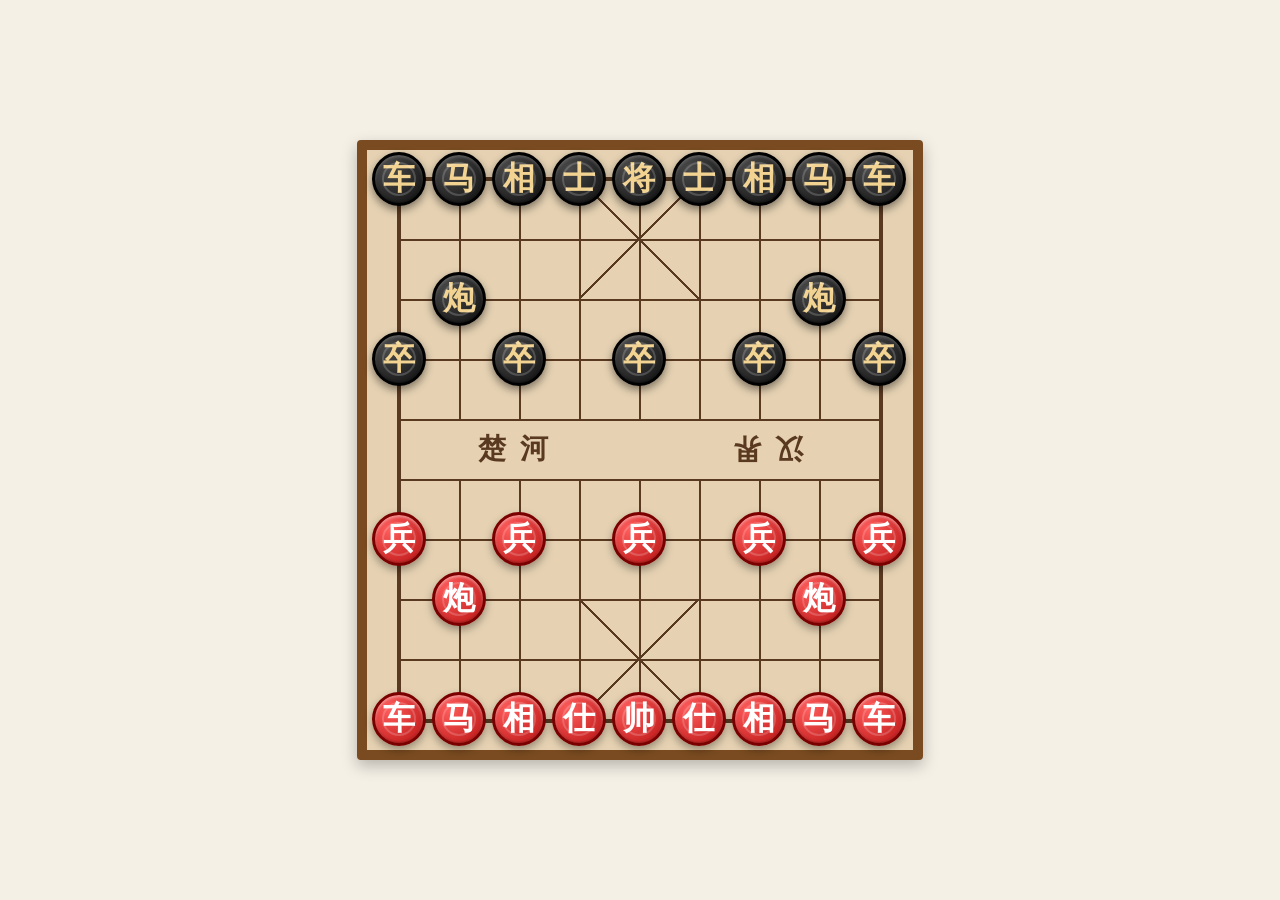
<file: index.html>
<!DOCTYPE html>
<html lang="zh-CN">
<head>
    <meta charset="UTF-8">
    <meta name="viewport" content="width=device-width, initial-scale=1.0">
    <title>中国象棋</title>
    <link rel="stylesheet" href="./style.css">
</head>
<body>
    <div class="board-wrapper">
        <div class="chess-board" id="chessBoard">
            <!-- 棋盘线 -->
            <div class="board-line v-line full" style="left:0"></div>
            <div class="board-line v-line full" style="left:480px"></div>
            <div class="board-line v-line" style="left:60px"></div>
            <div class="board-line v-line" style="left:120px"></div>
            <div class="board-line v-line" style="left:180px"></div>
            <div class="board-line v-line" style="left:240px"></div>
            <div class="board-line v-line" style="left:300px"></div>
            <div class="board-line v-line" style="left:360px"></div>
            <div class="board-line v-line" style="left:420px"></div>
            <div class="board-line v-line bottom" style="left:60px"></div>
            <div class="board-line v-line bottom" style="left:120px"></div>
            <div class="board-line v-line bottom" style="left:180px"></div>
            <div class="board-line v-line bottom" style="left:240px"></div>
            <div class="board-line v-line bottom" style="left:300px"></div>
            <div class="board-line v-line bottom" style="left:360px"></div>
            <div class="board-line v-line bottom" style="left:420px"></div>
            
            <div class="board-line h-line" style="top:0"></div>
            <div class="board-line h-line" style="top:60px"></div>
            <div class="board-line h-line" style="top:120px"></div>
            <div class="board-line h-line" style="top:180px"></div>
            <div class="board-line h-line" style="top:240px"></div>
            <div class="board-line h-line" style="top:300px"></div>
            <div class="board-line h-line" style="top:360px"></div>
            <div class="board-line h-line" style="top:420px"></div>
            <div class="board-line h-line" style="top:480px"></div>
            <div class="board-line h-line" style="top:540px"></div>
            
            <div class="palace palace-top"></div>
            <div class="palace palace-bottom"></div>
            <div class="river"><span>楚河</span><span>汉界</span></div>
            
            <!-- 棋子容器，js动态渲染 -->
            <div id="pieceContainer"></div>
        </div>
    </div>

    <script src="./boardData.js"></script>
    <script src="./rule.js"></script>
    <script src="./render.js"></script>
    <script src="./event.js"></script>
    <script src="./winModal.js"></script>
</body>
</html>
</file>
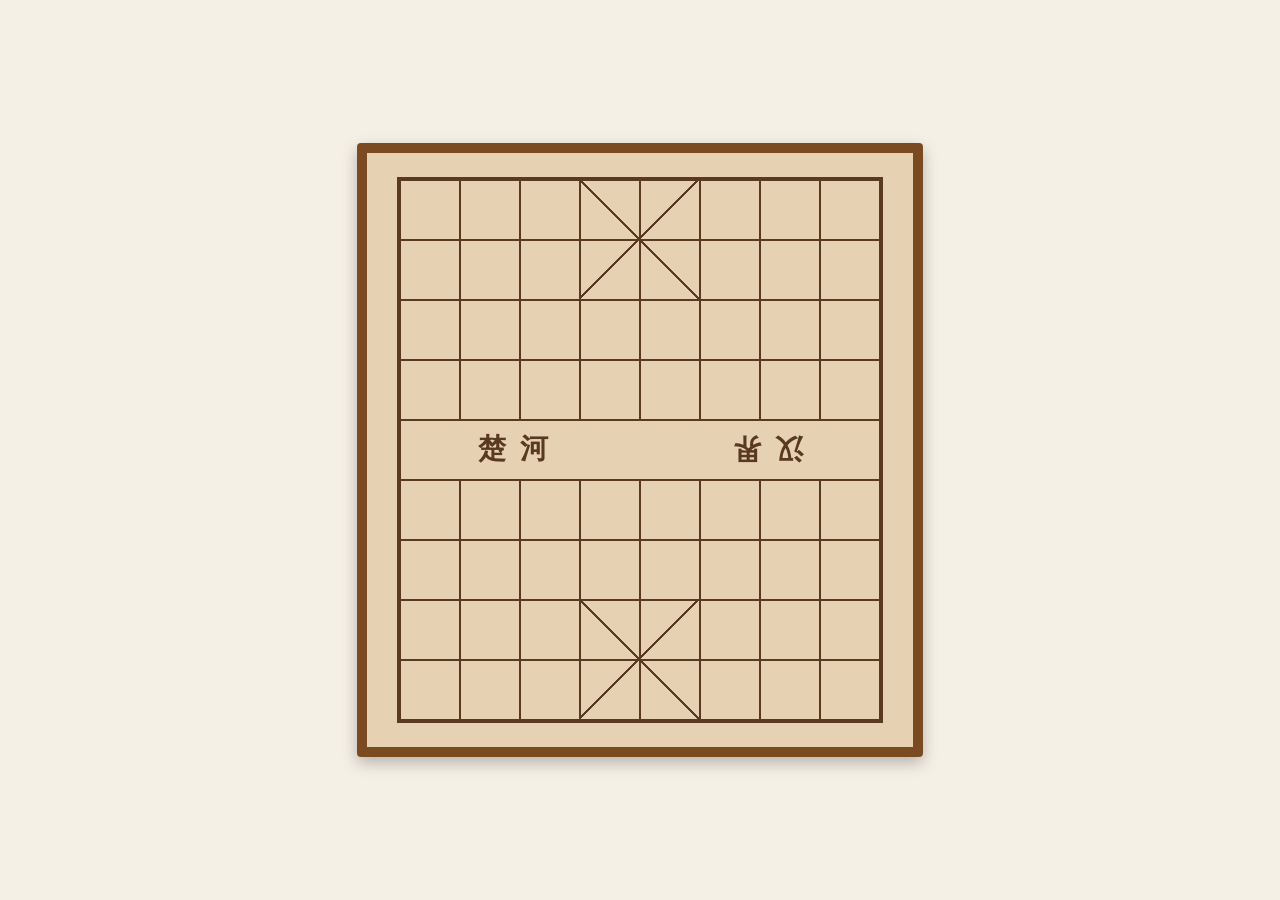
<file: chess_board.html>
<!DOCTYPE html><html lang="zh-CN"><head>
<meta charset="UTF-8"><meta name="viewport" content="width=device-width,initial-scale=1.0">
<title>标准中国象棋棋盘</title>
<style>
*{margin:0;padding:0;box-sizing:border-box}
body{min-height:100vh;display:flex;justify-content:center;align-items:center;background:#f5f0e6}
/* 落子坐标：x=col*60,y=row*60 col0-8 row0-9 */
.board-wrapper{border:10px solid #7a4b20;border-radius:4px;padding:24px 30px;background:#e6d2b3;box-shadow:0 6px 15px rgba(0,0,0,0.25)}
.chess-board{width:486px;height:546px;position:relative;background:linear-gradient(to right,rgba(230,210,179,0.95),rgba(230,210,179,0.95)),repeating-linear-gradient(to bottom,#e0ccac 0,#e0ccac 1px,transparent 1px,transparent 8px);background-size:100% 100%,100% 8px;border:2px solid #5a3921}
.board-line{position:absolute;background:#5a3921}
.v-line{width:2px;top:0;height:240px}
.v-line.bottom{top:300px}
.v-line.full{height:100%}
.h-line{left:0;width:100%;height:2px}
.river{position:absolute;top:240px;left:0;right:0;height:60px;display:flex;justify-content:space-around;align-items:center;font-family:"楷体",serif;font-size:28px;font-weight:bold;color:#5a3921;letter-spacing:14px}
.river span:last-child{transform:rotate(180deg)}
/* 九宫：linear-gradient 画完整米字 */
.palace{position:absolute;width:120px;height:120px;background:linear-gradient(-45deg,transparent calc(50% - 1px),#5a3921 calc(50% - 1px),#5a3921 calc(50% + 1px),transparent calc(50% + 1px)),linear-gradient(45deg,transparent calc(50% - 1px),#5a3921 calc(50% - 1px),#5a3921 calc(50% + 1px),transparent calc(50% + 1px))}
.palace-top{top:0;left:180px}
.palace-bottom{top:420px;left:180px}
</style></head><body>
<div class="board-wrapper"><div class="chess-board">
<div class="board-line v-line full" style="left:0"></div><div class="board-line v-line full" style="left:480px"></div>
<div class="board-line v-line" style="left:60px"></div><div class="board-line v-line" style="left:120px"></div><div class="board-line v-line" style="left:180px"></div><div class="board-line v-line" style="left:240px"></div><div class="board-line v-line" style="left:300px"></div><div class="board-line v-line" style="left:360px"></div><div class="board-line v-line" style="left:420px"></div>
<div class="board-line v-line bottom" style="left:60px"></div><div class="board-line v-line bottom" style="left:120px"></div><div class="board-line v-line bottom" style="left:180px"></div><div class="board-line v-line bottom" style="left:240px"></div><div class="board-line v-line bottom" style="left:300px"></div><div class="board-line v-line bottom" style="left:360px"></div><div class="board-line v-line bottom" style="left:420px"></div>
<div class="board-line h-line" style="top:0"></div><div class="board-line h-line" style="top:60px"></div><div class="board-line h-line" style="top:120px"></div><div class="board-line h-line" style="top:180px"></div><div class="board-line h-line" style="top:240px"></div><div class="board-line h-line" style="top:300px"></div><div class="board-line h-line" style="top:360px"></div><div class="board-line h-line" style="top:420px"></div><div class="board-line h-line" style="top:480px"></div><div class="board-line h-line" style="top:540px"></div>
<div class="palace palace-top"></div><div class="palace palace-bottom"></div>
<div class="river"><span>楚河</span><span>汉界</span></div>
</div></div></body></html>
</file>
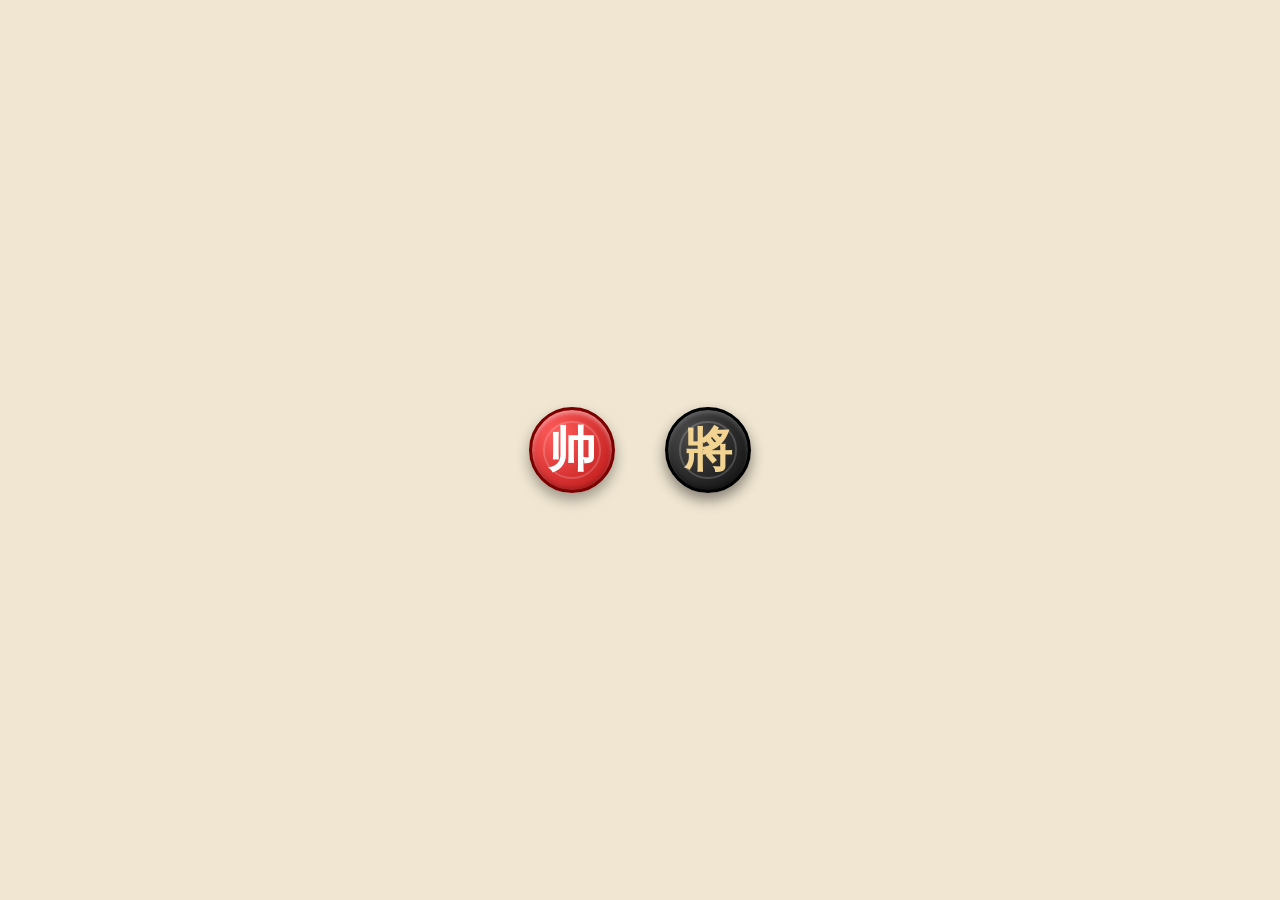
<file: chess_piece.html>
<!DOCTYPE html>
<html lang="zh-CN">
<head>
    <meta charset="UTF-8">
    <meta name="viewport" content="width=device-width, initial-scale=1.0">
    <title>立体象棋棋子示例</title>
    <style>
        body {
            display: flex;
            justify-content: center;
            align-items: center;
            min-height: 100vh;
            background-color: #f0e6d2; /* 仿实木棋盘背景色 */
            margin: 0;
            gap: 50px;
        }

        /* 棋子通用样式 */
        .chess-piece {
            width: 80px;
            height: 80px;
            border-radius: 50%;
            display: flex;
            justify-content: center;
            align-items: center;
            font-size: 48px;
            font-weight: bold;
            font-family: "楷体", "KaiTi", "STKaiti", serif;
            cursor: pointer;
            transition: all 0.2s ease;
            position: relative;
            user-select: none;
        }

        /* 红方棋子样式 */
        .chess-piece.red {
            /* 径向渐变模拟凸起的立体效果，左上角偏亮模拟光源 */
            background: radial-gradient(circle at 30% 30%, #ff5c5c, #b81212);
            border: 3px solid #7a0000;
            color: #ffffff;
            /* 多层阴影：外阴影模拟投影，内阴影模拟顶部反光和底部凹陷 */
            box-shadow: 
                0 7px 14px rgba(0,0,0,0.35),
                inset 0 3px 4px rgba(255,255,255,0.45),
                inset 0 -2px 4px rgba(0,0,0,0.25);
        }

        /* 黑方棋子样式 */
        .chess-piece.black {
            background: radial-gradient(circle at 30% 30%, #4a4a4a, #0d0d0d);
            border: 3px solid #000000;
            color: #f2d391;
            box-shadow: 
                0 7px 14px rgba(0,0,0,0.45),
                inset 0 3px 4px rgba(255,255,255,0.22),
                inset 0 -2px 4px rgba(0,0,0,0.4);
        }

        /* 悬浮效果：模拟棋子拿起的状态 */
        .chess-piece:hover {
            transform: translateY(-5px);
            box-shadow: 
                0 12px 20px rgba(0,0,0,0.4),
                inset 0 3px 4px rgba(255,255,255,0.45),
                inset 0 -2px 4px rgba(0,0,0,0.25);
        }

        /* 点击效果：模拟棋子放下的状态 */
        .chess-piece:active {
            transform: translateY(-1px);
            box-shadow: 
                0 5px 10px rgba(0,0,0,0.3),
                inset 0 3px 4px rgba(255,255,255,0.45),
                inset 0 -2px 4px rgba(0,0,0,0.25);
        }

        /* 棋子内部的环形纹路，模仿真实象棋的凹纹 */
        .chess-piece::before {
            content: '';
            position: absolute;
            width: 72%;
            height: 72%;
            border-radius: 50%;
            border: 2px solid rgba(255,255,255,0.18);
            box-sizing: border-box;
        }
    </style>
</head>
<body>
    <div class="chess-piece red">帅</div>
    <div class="chess-piece black">將</div>
</body>
</html>
</file>
<file: style.css>
* {
    margin: 0;
    padding: 0;
    box-sizing: border-box;
}
body {
    min-height: 100vh;
    display: flex;
    justify-content: center;
    align-items: center;
    background: #f5f0e6;
}
/* 落子坐标：x=col*60,y=row*60 col0-8 row0-9 */
.board-wrapper {
    border: 10px solid #7a4b20;
    border-radius: 4px;
    padding: 27px 30px;
    background: #e6d2b3;
    box-shadow: 0 6px 15px rgba(0,0,0,0.25);
}
.chess-board {
    width: 486px;
    height: 546px;
    position: relative;
    background: linear-gradient(to right,rgba(230,210,179,0.95),rgba(230,210,179,0.95)),repeating-linear-gradient(to bottom,#e0ccac 0,#e0ccac 1px,transparent 1px,transparent 8px);
    background-size: 100% 100%,100% 8px;
    border: 2px solid #5a3921;
}
.board-line {
    position: absolute;
    background: #5a3921;
}
.v-line {
    width: 2px;
    top: 0;
    height: 240px;
}
.v-line.bottom {
    top: 300px;
}
.v-line.full {
    height: 100%;
}
.h-line {
    left: 0;
    width: 100%;
    height: 2px;
}
.river {
    position: absolute;
    top: 240px;
    left: 0;
    right: 0;
    height: 60px;
    display: flex;
    justify-content: space-around;
    align-items: center;
    font-family: "楷体",serif;
    font-size: 28px;
    font-weight: bold;
    color: #5a3921;
    letter-spacing: 14px;
}
.river span:last-child {
    transform: rotate(180deg);
}
/* 九宫：linear-gradient 画完整米字 */
.palace {
    position: absolute;
    width: 120px;
    height: 120px;
    background: linear-gradient(-45deg,transparent calc(50% - 1px),#5a3921 calc(50% - 1px),#5a3921 calc(50% + 1px),transparent calc(50% + 1px)),linear-gradient(45deg,transparent calc(50% - 1px),#5a3921 calc(50% - 1px),#5a3921 calc(50% + 1px),transparent calc(50% + 1px));
}
.palace-top {
    top: 0;
    left: 180px;
}
.palace-bottom {
    top: 420px;
    left: 180px;
}
#pieceContainer {
    position: absolute;
    top: 0;
    left: 0;
    width: 100%;
    height: 100%;
}
/* 棋子通用样式 */
.chess-piece {
    width: 54px;
    height: 54px;
    border-radius: 50%;
    display: flex;
    justify-content: center;
    align-items: center;
    font-size: 32px;
    font-weight: bold;
    font-family: "楷体", "KaiTi", "STKaiti", serif;
    cursor: pointer;
    transition: all 0.2s ease;
    position: absolute;
    user-select: none;
    z-index: 10;
}
/* 红方棋子样式 */
.chess-piece.red {
    background: radial-gradient(circle at 30% 30%, #ff5c5c, #b81212);
    border: 3px solid #7a0000;
    color: #ffffff;
    box-shadow: 
        0 4px 8px rgba(0,0,0,0.35),
        inset 0 2px 3px rgba(255,255,255,0.45),
        inset 0 -1px 2px rgba(0,0,0,0.25);
}
/* 黑方棋子样式 */
.chess-piece.black {
    background: radial-gradient(circle at 30% 30%, #4a4a4a, #0d0d0d);
    border: 3px solid #000000;
    color: #f2d391;
    box-shadow: 
        0 4px 8px rgba(0,0,0,0.45),
        inset 0 2px 3px rgba(255,255,255,0.22),
        inset 0 -1px 2px rgba(0,0,0,0.4);
}
/* 悬浮效果 */
.chess-piece:hover {
    transform: translateY(-3px);
    box-shadow: 
        0 7px 12px rgba(0,0,0,0.4),
        inset 0 2px 3px rgba(255,255,255,0.45),
        inset 0 -1px 2px rgba(0,0,0,0.25);
}
/* 选中效果 */
.chess-piece.selected {
    border-color: #ffeb3b;
    box-shadow: 
        0 0 0 3px #ffeb3b,
        0 7px 12px rgba(0,0,0,0.4),
        inset 0 2px 3px rgba(255,255,255,0.45),
        inset 0 -1px 2px rgba(0,0,0,0.25);
}
/* 棋子内部的环形纹路 */
.chess-piece::before {
    content: '';
    position: absolute;
    width: 72%;
    height: 72%;
    border-radius: 50%;
    border: 2px solid rgba(255,255,255,0.18);
    box-sizing: border-box;
}
</file>
